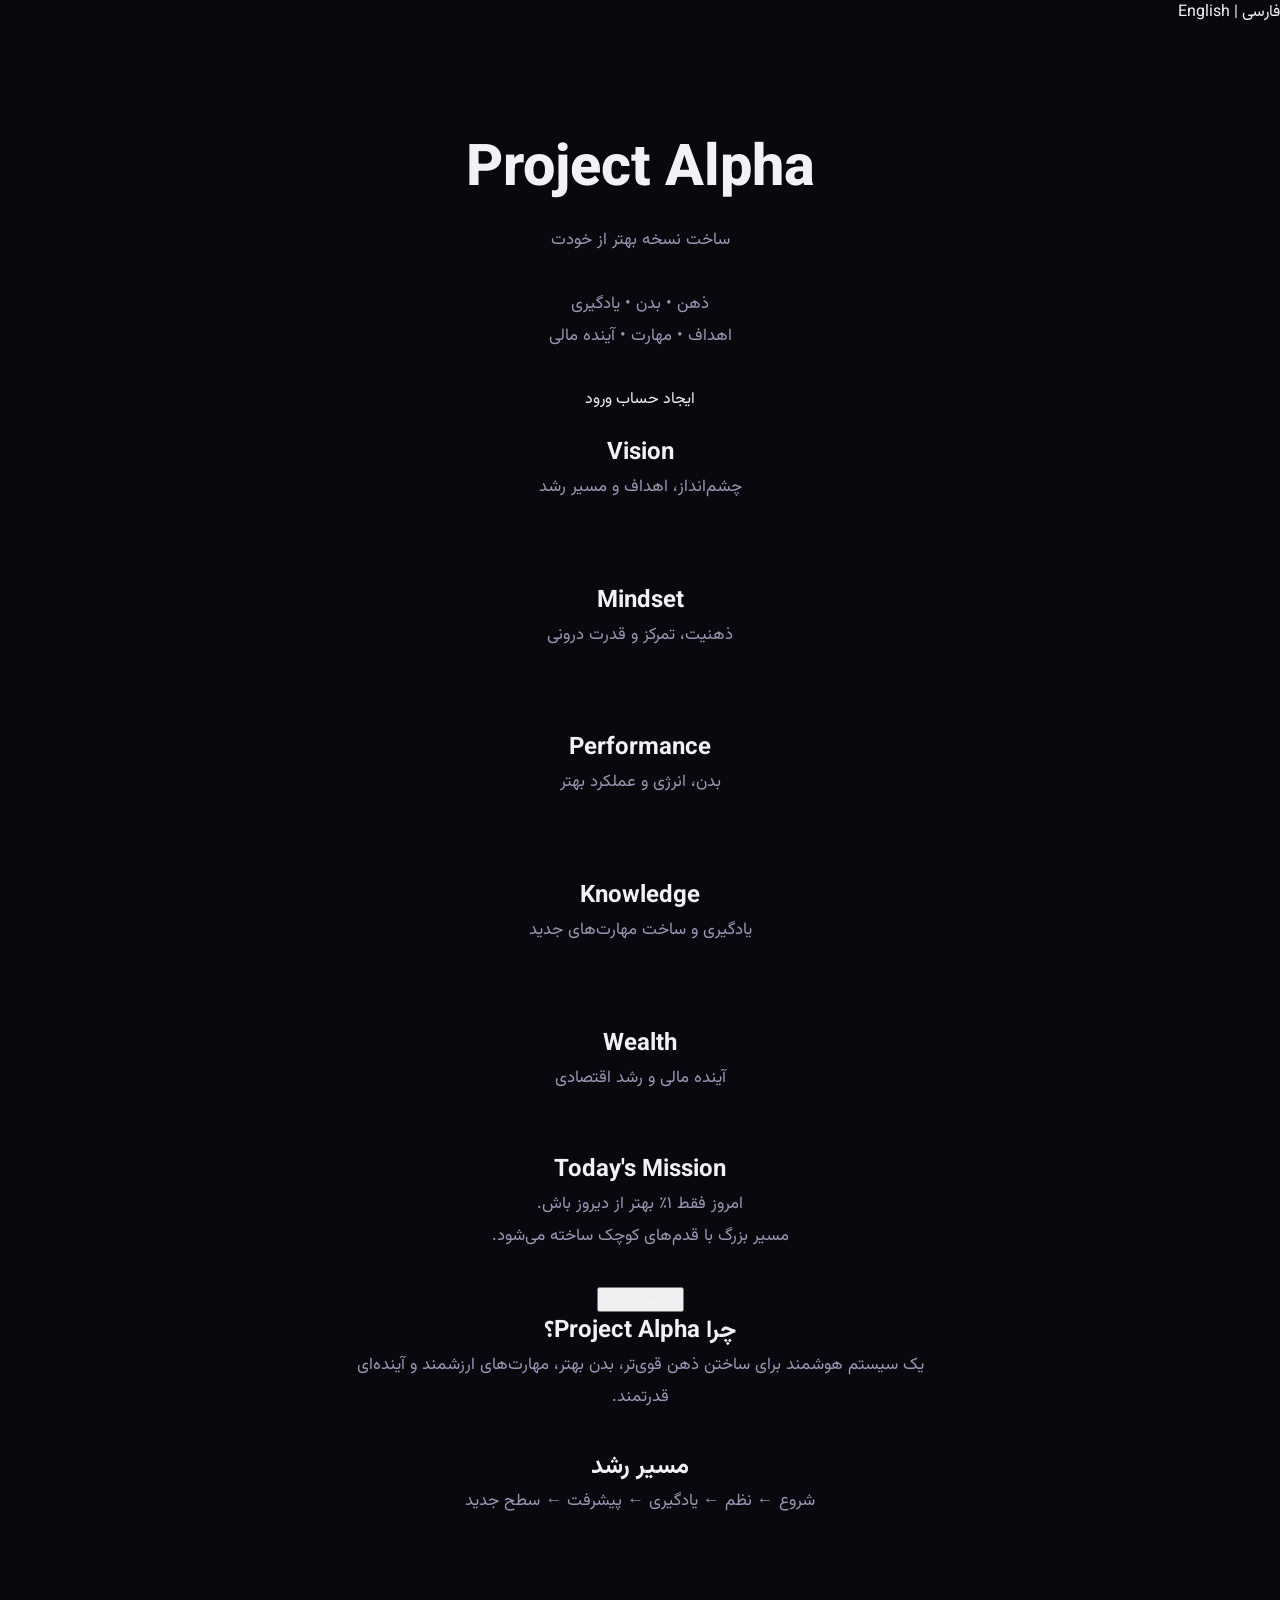
<file: index.html>
<!DOCTYPE html>  <html lang="fa" dir="rtl">  <head>  
    <meta charset="UTF-8">  
    <meta name="viewport" content="width=device-width, initial-scale=1.0">  <title>Project Alpha</title>  

<link rel="stylesheet" href="css/style.css">

</head>  <body>  <div class="language">  
    فارسی | English  
</div>  <div class="hero">  <h1>Project Alpha</h1>  

<p>  
    ساخت نسخه بهتر از خودت  
    <br><br>  
    ذهن • بدن • یادگیری  
    <br>  
    اهداف • مهارت • آینده مالی  
</p>  


<div class="join">  

    <a href="signup.html" class="main-btn">  
        ایجاد حساب  
    </a>  


    <a href="login.html" class="second-btn">  
        ورود  
    </a>  

</div>  


<div class="cards">  

    <div class="card">  
        <h2>Vision</h2>  
        <p>چشم‌انداز، اهداف و مسیر رشد</p>  
    </div>  

    <div class="card">  
        <h2>Mindset</h2>  
        <p>ذهنیت، تمرکز و قدرت درونی</p>  
    </div>  

    <div class="card">  
        <h2>Performance</h2>  
        <p>بدن، انرژی و عملکرد بهتر</p>  
    </div>  

    <div class="card">  
        <h2>Knowledge</h2>  
        <p>یادگیری و ساخت مهارت‌های جدید</p>  
    </div>  

    <div class="card">  
        <h2>Wealth</h2>  
        <p>آینده مالی و رشد اقتصادی</p>  
    </div>  

</div>  


<div class="mission">  

    <h2>Today's Mission</h2>  

    <p>  
        امروز فقط ۱٪ بهتر از دیروز باش.  
        <br>  
        مسیر بزرگ با قدم‌های کوچک ساخته می‌شود.  
    </p>  

    <button>  
        ثبت هدف امروز  
    </button>  

</div>  


<div class="about">  

    <h2>چرا Project Alpha؟</h2>  

    <p>  
        یک سیستم هوشمند برای ساختن ذهن قوی‌تر،  
        بدن بهتر، مهارت‌های ارزشمند و آینده‌ای قدرتمند.  
    </p>  

</div>  


<div class="journey">  

    <h2>مسیر رشد</h2>  

    <p>  
        شروع ← نظم ← یادگیری ← پیشرفت ← سطح جدید  
    </p>  

</div>

</div>  </body>  </html>
</file>
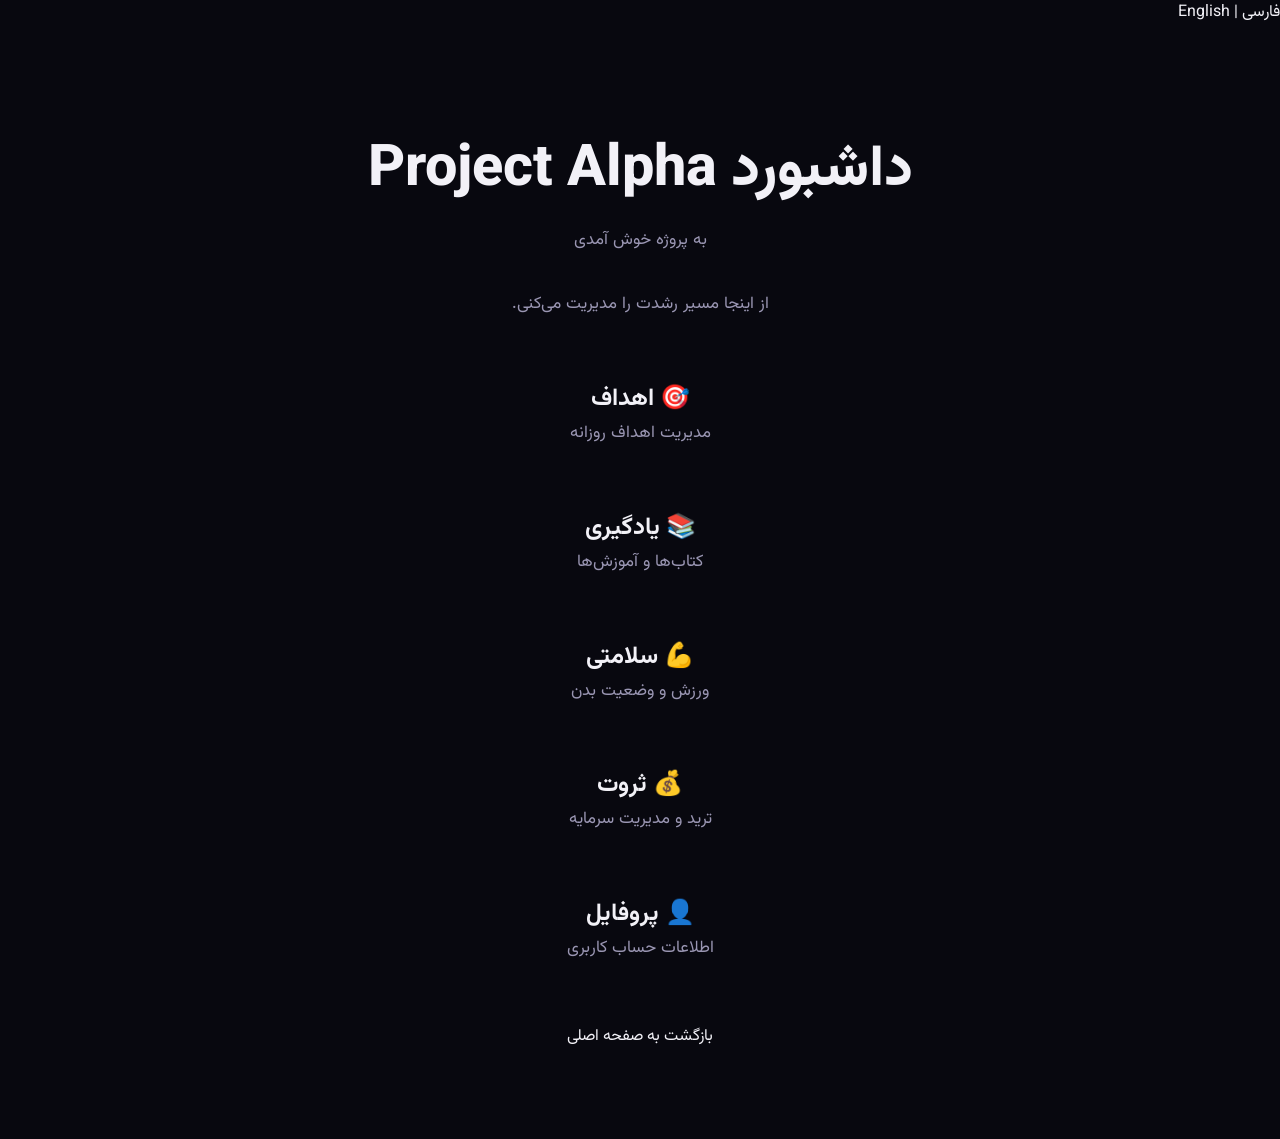
<file: pages/dashboard.html>
<!DOCTYPE html>
<html lang="fa" dir="rtl">

<head>

<meta charset="UTF-8">

<meta name="viewport" content="width=device-width, initial-scale=1.0">

<title>Dashboard | Project Alpha</title>

<link rel="stylesheet" href="../css/style.css">

</head>

<body>

<div class="language">
فارسی | English
</div>

<div class="hero">

<h1>داشبورد Project Alpha</h1>

<p>

به پروژه خوش آمدی

<br><br>

از اینجا مسیر رشدت را مدیریت می‌کنی.

</p>

<div class="cards">

<a href="goals.html" class="card">

<h2>🎯 اهداف</h2>

<p>مدیریت اهداف روزانه</p>

</a>

<a href="learning.html" class="card">

<h2>📚 یادگیری</h2>

<p>کتاب‌ها و آموزش‌ها</p>

</a>

<a href="health.html" class="card">

<h2>💪 سلامتی</h2>

<p>ورزش و وضعیت بدن</p>

</a>

<a href="wealth.html" class="card">

<h2>💰 ثروت</h2>

<p>ترید و مدیریت سرمایه</p>

</a>

<a href="profile.html" class="card">

<h2>👤 پروفایل</h2>

<p>اطلاعات حساب کاربری</p>

</a>

</div>

<div class="join">

<a href="../index.html" class="second-btn">

بازگشت به صفحه اصلی

</a>

</div>

</div>

</body>

</html>
</file>
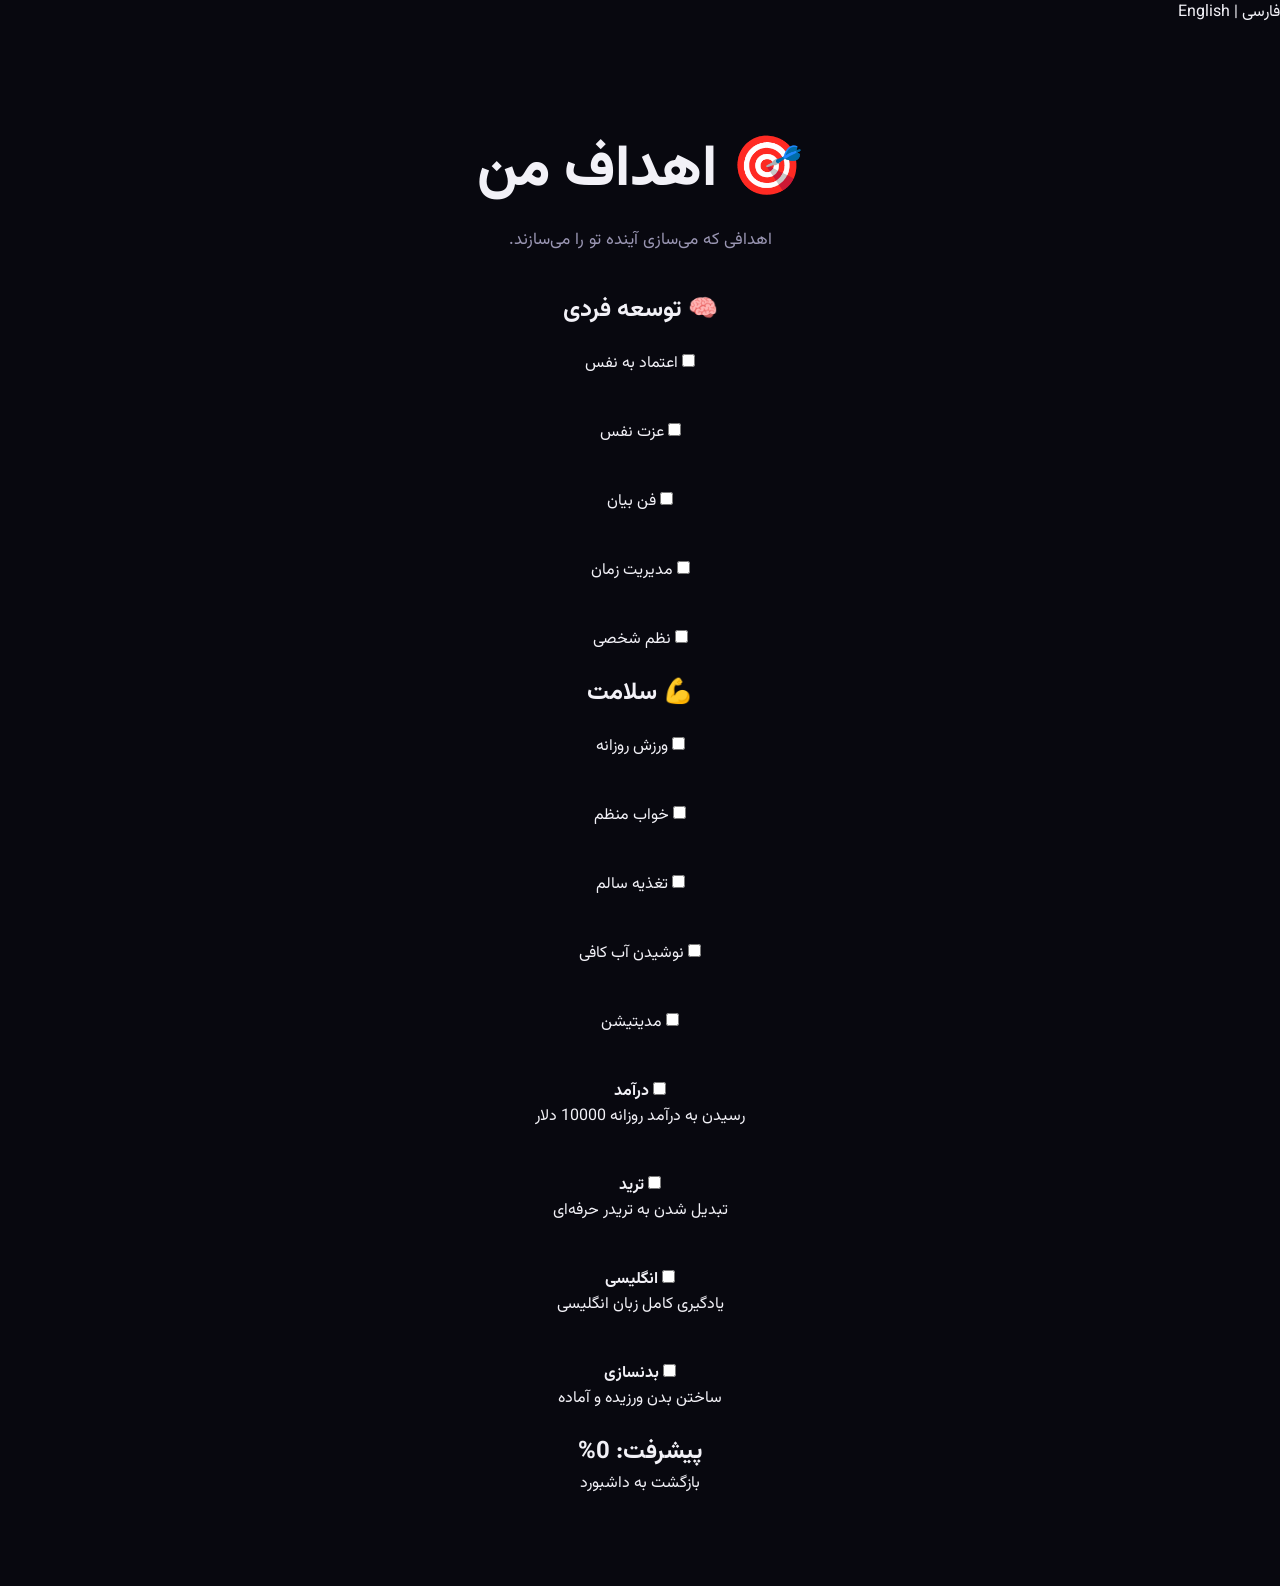
<file: pages/goals.html>
<!DOCTYPE html>
<html lang="fa" dir="rtl">

<head>

<meta charset="UTF-8">
<meta name="viewport" content="width=device-width, initial-scale=1.0">

<title>Goals | Project Alpha</title>

<link rel="stylesheet" href="../css/style.css">

</head>

<body>

<div class="language">
فارسی | English
</div>

<div class="hero">

<h1>🎯 اهداف من</h1>

<p>
اهدافی که می‌سازی آینده تو را می‌سازند.
</p>

<div class="cards">

<h2>🧠 توسعه فردی</h2>

<div class="card">
<label><input type="checkbox" id="goal1"> اعتماد به نفس</label>
</div>

<div class="card">
<label><input type="checkbox" id="goal2"> عزت نفس</label>
</div>

<div class="card">
<label><input type="checkbox" id="goal3"> فن بیان</label>
</div>

<div class="card">
<label><input type="checkbox" id="goal4"> مدیریت زمان</label>
</div>

<div class="card">
<label><input type="checkbox" id="goal5"> نظم شخصی</label>
</div>

<h2>💪 سلامت</h2>

<div class="card">
<label><input type="checkbox" id="goal6"> ورزش روزانه</label>
</div>

<div class="card">
<label><input type="checkbox" id="goal7"> خواب منظم</label>
</div>

<div class="card">
<label><input type="checkbox" id="goal8"> تغذیه سالم</label>
</div>

<div class="card">
<label><input type="checkbox" id="goal9"> نوشیدن آب کافی</label>
</div>

<div class="card">
<label><input type="checkbox" id="goal10"> مدیتیشن</label>
</div>

<div class="card">

<label>

<input type="checkbox" id="goal1">

<strong>درآمد</strong>

<br>

رسیدن به درآمد روزانه 10000 دلار

</label>

</div>

<div class="card">

<label>

<input type="checkbox" id="goal2">

<strong>ترید</strong>

<br>

تبدیل شدن به تریدر حرفه‌ای

</label>

</div>

<div class="card">

<label>

<input type="checkbox" id="goal3">

<strong>انگلیسی</strong>

<br>

یادگیری کامل زبان انگلیسی

</label>

</div>

<div class="card">

<label>

<input type="checkbox" id="goal4">

<strong>بدنسازی</strong>

<br>

ساختن بدن ورزیده و آماده

</label>

</div>

</div>

<h2 id="progress">
پیشرفت: 0%
</h2>

<div class="join">

<a href="dashboard.html" class="second-btn">
بازگشت به داشبورد
</a>

</div>

</div>

<script>

const goals = [
document.getElementById("goal1"),
document.getElementById("goal2"),
document.getElementById("goal3"),
document.getElementById("goal4")
];

goals.forEach((goal,index)=>{

goal.checked = localStorage.getItem("goal"+index) === "true";

goal.onchange=function(){

localStorage.setItem("goal"+index,goal.checked);

updateProgress();

}

});

function updateProgress(){

let done=0;

goals.forEach(goal=>{

if(goal.checked) done++;

});

const percent=Math.round((done/goals.length)*100);

document.getElementById("progress").textContent="پیشرفت: "+percent+"%";

}

updateProgress();

</script>

</body>

</html>
</file>
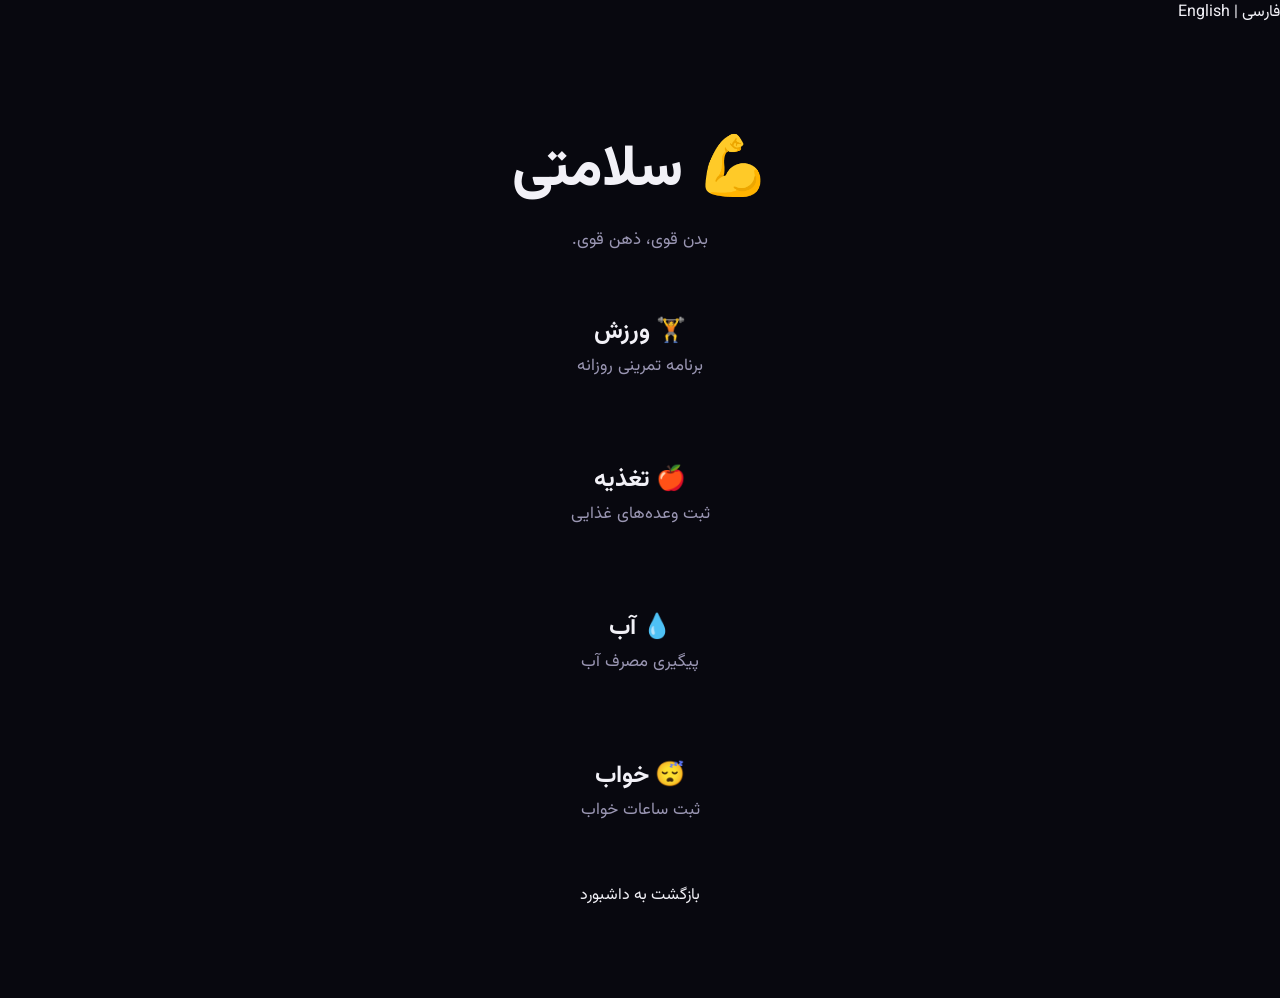
<file: pages/health.html>
<!DOCTYPE html>
<html lang="fa" dir="rtl">

<head>

<meta charset="UTF-8">

<meta name="viewport" content="width=device-width, initial-scale=1.0">

<title>Health | Project Alpha</title>

<link rel="stylesheet" href="../css/style.css">

</head>

<body>

<div class="language">
فارسی | English
</div>

<div class="hero">

<h1>💪 سلامتی</h1>

<p>

بدن قوی، ذهن قوی.

</p>

<div class="cards">

<div class="card">

<h2>🏋️ ورزش</h2>

<p>برنامه تمرینی روزانه</p>

</div>

<div class="card">

<h2>🍎 تغذیه</h2>

<p>ثبت وعده‌های غذایی</p>

</div>

<div class="card">

<h2>💧 آب</h2>

<p>پیگیری مصرف آب</p>

</div>

<div class="card">

<h2>😴 خواب</h2>

<p>ثبت ساعات خواب</p>

</div>

</div>

<div class="join">

<a href="dashboard.html" class="second-btn">

بازگشت به داشبورد

</a>

</div>

</div>

</body>

</html>
</file>
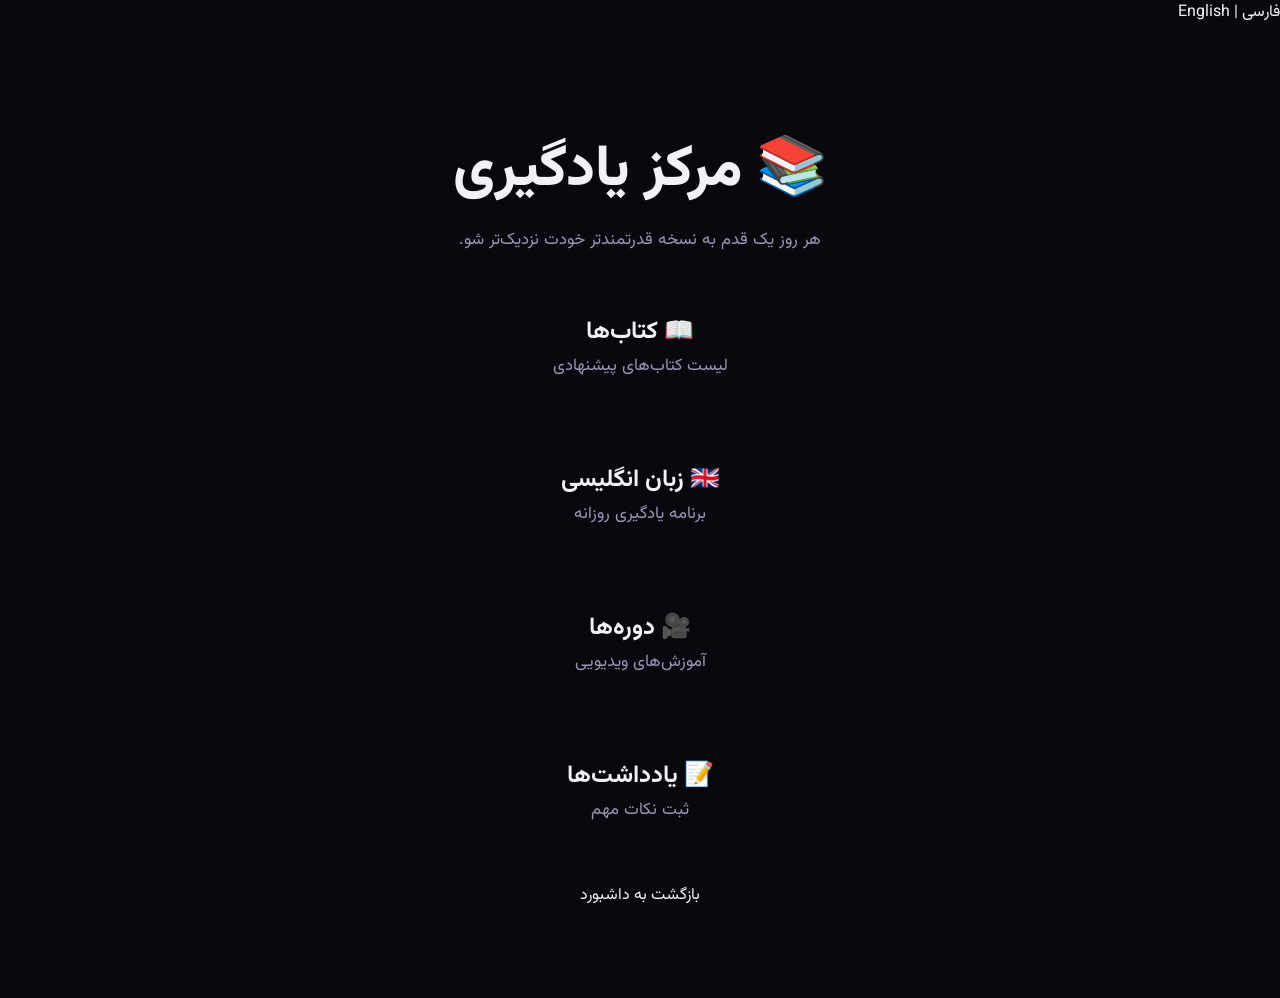
<file: pages/learning.html>
<!DOCTYPE html>
<html lang="fa" dir="rtl">

<head>

<meta charset="UTF-8">

<meta name="viewport" content="width=device-width, initial-scale=1.0">

<title>Learning | Project Alpha</title>

<link rel="stylesheet" href="../css/style.css">

</head>

<body>

<div class="language">
فارسی | English
</div>

<div class="hero">

<h1>📚 مرکز یادگیری</h1>

<p>

هر روز یک قدم به نسخه قدرتمندتر خودت نزدیک‌تر شو.

</p>

<div class="cards">

<div class="card">

<h2>📖 کتاب‌ها</h2>

<p>لیست کتاب‌های پیشنهادی</p>

</div>

<div class="card">

<h2>🇬🇧 زبان انگلیسی</h2>

<p>برنامه یادگیری روزانه</p>

</div>

<div class="card">

<h2>🎥 دوره‌ها</h2>

<p>آموزش‌های ویدیویی</p>

</div>

<div class="card">

<h2>📝 یادداشت‌ها</h2>

<p>ثبت نکات مهم</p>

</div>

</div>

<div class="join">

<a href="dashboard.html" class="second-btn">

بازگشت به داشبورد

</a>

</div>

</div>

</body>

</html>
</file>
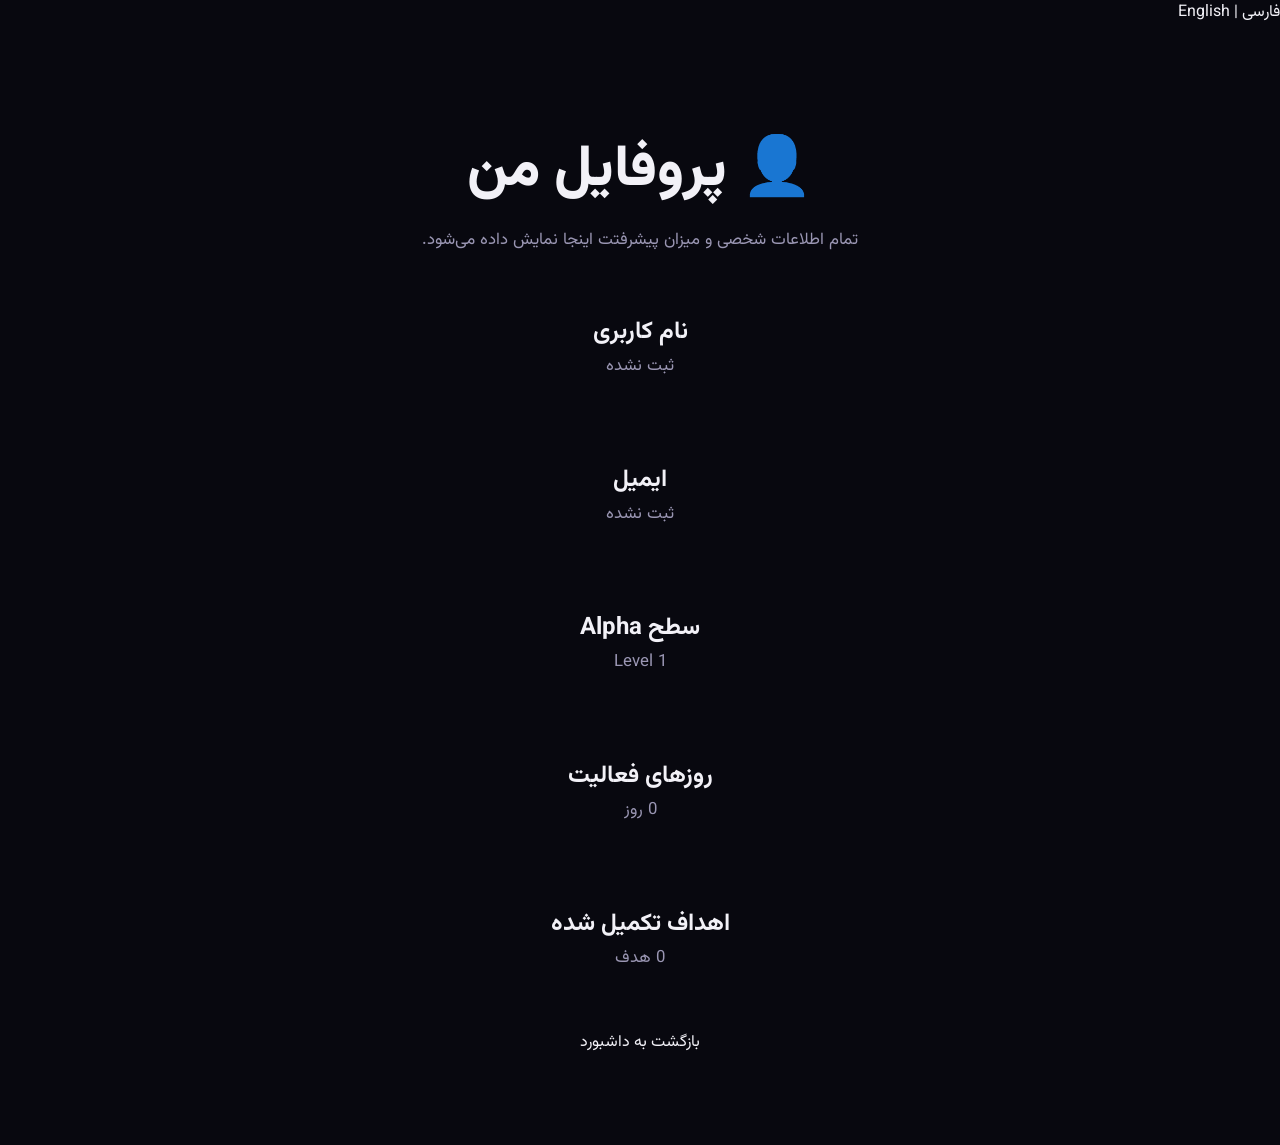
<file: pages/profile.html>
<!DOCTYPE html>
<html lang="fa" dir="rtl">

<head>

<meta charset="UTF-8">
<meta name="viewport" content="width=device-width, initial-scale=1.0">

<title>Profile | Project Alpha</title>

<link rel="stylesheet" href="../css/style.css">

</head>

<body>

<div class="language">
فارسی | English
</div>

<div class="hero">

<h1>👤 پروفایل من</h1>

<p>

تمام اطلاعات شخصی و میزان پیشرفتت اینجا نمایش داده می‌شود.

</p>

<div class="cards">

<div class="card">

<h2>نام کاربری</h2>

<p id="username">
ثبت نشده
</p>

</div>

<div class="card">

<h2>ایمیل</h2>

<p id="email">
ثبت نشده
</p>

</div>

  <div class="card">

<h2>سطح Alpha</h2>

<p>Level 1</p>

  </div>
  
<div class="card">

<h2>روزهای فعالیت</h2>

<p>0 روز</p>

</div>

<div class="card">

<h2>اهداف تکمیل شده</h2>

<p>0 هدف</p>

</div>

</div>

<div class="join">

<a href="dashboard.html" class="second-btn">
بازگشت به داشبورد
</a>

</div>

</div>

<script>



const username = localStorage.getItem("username");

if(username){
document.getElementById("username").textContent = username;
}

const email = localStorage.getItem("email");

if(email){
document.getElementById("email").textContent = email;
}


</script>

</body>

</html>
</file>
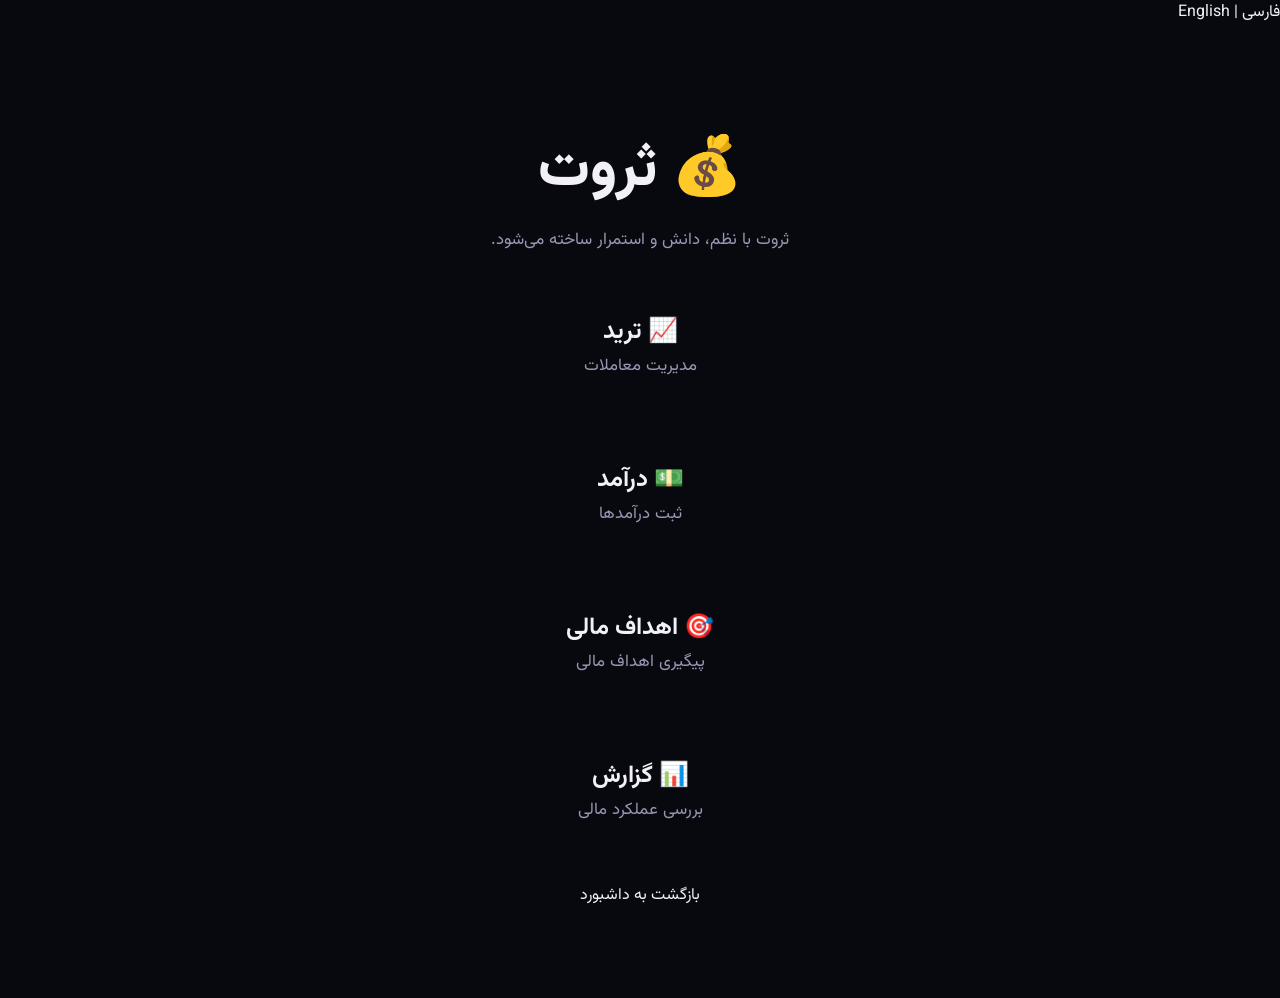
<file: pages/wealth.html>
<!DOCTYPE html>
<html lang="fa" dir="rtl">

<head>

<meta charset="UTF-8">

<meta name="viewport" content="width=device-width, initial-scale=1.0">

<title>Wealth | Project Alpha</title>

<link rel="stylesheet" href="../css/style.css">

</head>

<body>

<div class="language">
فارسی | English
</div>

<div class="hero">

<h1>💰 ثروت</h1>

<p>

ثروت با نظم، دانش و استمرار ساخته می‌شود.

</p>

<div class="cards">

<div class="card">

<h2>📈 ترید</h2>

<p>مدیریت معاملات</p>

</div>

<div class="card">

<h2>💵 درآمد</h2>

<p>ثبت درآمدها</p>

</div>

<div class="card">

<h2>🎯 اهداف مالی</h2>

<p>پیگیری اهداف مالی</p>

</div>

<div class="card">

<h2>📊 گزارش</h2>

<p>بررسی عملکرد مالی</p>

</div>

</div>

<div class="join">

<a href="dashboard.html" class="second-btn">

بازگشت به داشبورد

</a>

</div>

</div>

</body>

</html>
</file>
<file: css/style.css>
/* =========================================================
   PROJECT ALPHA — Design System
   Aurora Glass | Purple→Blue gradient | Dark canvas
   ========================================================= */

@import url('https://fonts.googleapis.com/css2?family=Vazirmatn:wght@400;500;600;700;800&family=Inter:wght@400;500;600;700;800&display=swap');

:root{
  /* --- palette --- */
  --bg:            #08080f;
  --bg-2:          #0e0e1e;
  --bg-3:          #14142b;
  --glass:         rgba(255,255,255,0.045);
  --glass-strong:  rgba(255,255,255,0.08);
  --glass-border:  rgba(255,255,255,0.09);
  --purple:        #8b5cf6;
  --purple-2:      #a78bfa;
  --blue:          #3b82f6;
  --blue-2:        #60a5fa;
  --pink:          #ec4899;
  --text:          #f2f1f7;
  --text-muted:    #9a96b3;
  --text-faint:    #6b6785;
  --success:       #22c55e;
  --warning:       #f5a524;
  --danger:        #f43f5e;

  --grad-main:     linear-gradient(135deg, var(--purple) 0%, var(--blue) 100%);
  --grad-soft:     linear-gradient(135deg, rgba(139,92,246,.18), rgba(59,130,246,.18));
  --grad-pink:     linear-gradient(135deg, var(--pink), var(--purple));

  --radius-sm: 12px;
  --radius:    18px;
  --radius-lg: 26px;

  --shadow-glass: 0 8px 32px rgba(0,0,0,0.35);
  --shadow-glow:  0 0 40px rgba(139,92,246,0.25);

  --ease: cubic-bezier(.22,1,.36,1);
  --font-fa: 'Vazirmatn', Tahoma, sans-serif;
  --font-en: 'Inter', sans-serif;
}

*{ box-sizing:border-box; margin:0; padding:0; }
html{ scroll-behavior:smooth; }

body{
  background: var(--bg);
  color: var(--text);
  font-family: var(--font-fa);
  min-height:100vh;
  overflow-x:hidden;
  position:relative;
}
html[lang="en"] body{ font-family: var(--font-en); }

/* ---------- Aurora background (signature element) ---------- */
.aurora{
  position:fixed; inset:0; z-index:-1; overflow:hidden; pointer-events:none;
}
.aurora span{
  position:absolute; border-radius:50%; filter:blur(90px); opacity:.35;
  animation: float 18s var(--ease) infinite alternate;
}
.aurora span:nth-child(1){ width:38vw; height:38vw; background:var(--purple); top:-10%; left:-10%; }
.aurora span:nth-child(2){ width:32vw; height:32vw; background:var(--blue); bottom:-15%; right:-5%; animation-delay:-6s; }
.aurora span:nth-child(3){ width:26vw; height:26vw; background:var(--pink); top:35%; left:55%; animation-delay:-11s; opacity:.22; }
@keyframes float{
  0%{ transform: translate(0,0) scale(1); }
  100%{ transform: translate(6%,8%) scale(1.15); }
}
@media (prefers-reduced-motion: reduce){
  .aurora span{ animation:none; }
  *{ animation-duration:.001ms !important; transition-duration:.001ms !important; }
}

a{ color:inherit; text-decoration:none; }
ul{ list-style:none; }
button, input, select, textarea{ font-family:inherit; color:inherit; }
img{ max-width:100%; display:block; }

/* ---------- Layout helpers ---------- */
.container{ width:100%; max-width:1240px; margin:0 auto; padding:0 24px; }
.grid{ display:grid; gap:20px; }

/* ---------- Glass surfaces ---------- */
.glass{
  background: var(--glass);
  border: 1px solid var(--glass-border);
  backdrop-filter: blur(20px);
  -webkit-backdrop-filter: blur(20px);
  border-radius: var(--radius);
  box-shadow: var(--shadow-glass);
}
.card{
  padding:22px;
  transition: transform .35s var(--ease), border-color .35s var(--ease), box-shadow .35s var(--ease);
}
.card:hover{
  transform: translateY(-3px);
  border-color: rgba(139,92,246,.35);
}
.card-title{ font-weight:700; font-size:1.05rem; margin-bottom:4px; }
.card-sub{ color:var(--text-muted); font-size:.85rem; }

/* ---------- Buttons ---------- */
.btn{
  display:inline-flex; align-items:center; justify-content:center; gap:8px;
  padding:13px 26px; border-radius:14px; border:1px solid transparent;
  font-weight:600; font-size:.92rem; cursor:pointer;
  transition: transform .25s var(--ease), box-shadow .25s var(--ease), opacity .25s var(--ease), background .25s var(--ease);
  white-space:nowrap;
}
.btn:active{ transform: scale(.97); }
.btn-primary{
  background: var(--grad-main); color:#fff;
  box-shadow: 0 8px 24px rgba(139,92,246,.35);
}
.btn-primary:hover{ box-shadow: 0 10px 32px rgba(139,92,246,.5); transform: translateY(-2px); }
.btn-ghost{
  background: var(--glass); border-color: var(--glass-border); color:var(--text);
}
.btn-ghost:hover{ background: var(--glass-strong); }
.btn-outline{
  background:transparent; border-color: rgba(139,92,246,.5); color: var(--purple-2);
}
.btn-outline:hover{ background: rgba(139,92,246,.1); }
.btn-sm{ padding:8px 16px; font-size:.8rem; border-radius:10px; }
.btn-block{ width:100%; }
.btn-danger{ background: rgba(244,63,94,.12); color:var(--danger); border-color: rgba(244,63,94,.3); }
.btn-icon{ padding:10px; border-radius:12px; }

/* ---------- Forms ---------- */
.field{ margin-bottom:16px; text-align:start; }
.field label{ display:block; font-size:.82rem; color:var(--text-muted); margin-bottom:8px; font-weight:600; }
.field input, .field select, .field textarea{
  width:100%; padding:13px 16px; border-radius:12px;
  background: rgba(255,255,255,.04); border:1px solid var(--glass-border);
  color:var(--text); font-size:.92rem; outline:none;
  transition: border-color .25s var(--ease), background .25s var(--ease);
}
.field input:focus, .field select:focus, .field textarea:focus{
  border-color: var(--purple); background: rgba(255,255,255,.06);
}
.field-hint{ font-size:.75rem; color:var(--text-faint); margin-top:6px; }
.field-row{ display:flex; gap:14px; }
.field-row .field{ flex:1; }
.checkbox-row{ display:flex; align-items:center; gap:10px; }
.checkbox-row input{ width:auto; accent-color: var(--purple); }

/* ---------- Navbar ---------- */
.navbar{
  position:sticky; top:0; z-index:100;
  border-bottom:1px solid var(--glass-border);
  background: rgba(8,8,15,.7);
  backdrop-filter: blur(18px);
}
.navbar .container{ display:flex; align-items:center; justify-content:space-between; height:72px; }
.brand{ display:flex; align-items:center; gap:10px; font-weight:800; font-size:1.15rem; }
.brand .logo-mark{
  width:34px; height:34px; border-radius:10px; background: var(--grad-main);
  display:flex; align-items:center; justify-content:center; font-size:.95rem; box-shadow: var(--shadow-glow);
}
.nav-links{ display:flex; align-items:center; gap:6px; }
.nav-links a{
  padding:10px 16px; border-radius:10px; font-size:.88rem; color:var(--text-muted); font-weight:600;
  transition: background .25s, color .25s;
}
.nav-links a:hover, .nav-links a.active{ background: var(--glass); color:var(--text); }
.nav-actions{ display:flex; align-items:center; gap:10px; }
.lang-switch{
  display:flex; background: var(--glass); border:1px solid var(--glass-border); border-radius:10px; overflow:hidden;
}
.lang-switch button{
  border:none; background:transparent; padding:8px 12px; font-size:.78rem; font-weight:700; cursor:pointer; color:var(--text-muted);
}
.lang-switch button.active{ background: var(--grad-main); color:#fff; }
.nav-toggle{ display:none; }

/* ---------- App shell (dashboard layout) ---------- */
.app-shell{ display:flex; min-height:100vh; }
.sidebar{
  width:264px; flex-shrink:0; border-inline-end:1px solid var(--glass-border);
  padding:24px 16px; display:flex; flex-direction:column; gap:6px;
  position:sticky; top:0; height:100vh; overflow-y:auto;
  background: rgba(10,10,20,.5);
}
.sidebar-brand{ display:flex; align-items:center; gap:10px; padding:8px 12px 20px; font-weight:800; }
.side-link{
  display:flex; align-items:center; gap:12px; padding:12px 14px; border-radius:12px;
  color:var(--text-muted); font-weight:600; font-size:.9rem; transition:.25s var(--ease);
}
.side-link .ic{ width:20px; text-align:center; }
.side-link:hover{ background: var(--glass); color:var(--text); }
.side-link.active{ background: var(--grad-soft); color:#fff; border:1px solid rgba(139,92,246,.35); }
.side-foot{ margin-top:auto; padding-top:16px; border-top:1px solid var(--glass-border); }
.main-area{ flex:1; min-width:0; padding:28px 32px 60px; }
.topbar{ display:flex; align-items:center; justify-content:space-between; margin-bottom:28px; gap:16px; flex-wrap:wrap; }
.page-title{ font-size:1.6rem; font-weight:800; }
.page-desc{ color:var(--text-muted); font-size:.9rem; margin-top:4px; }

@media (max-width:960px){
  .sidebar{ position:fixed; inset-inline-start:0; top:0; z-index:200; transform:translateX(-110%); transition:transform .35s var(--ease); box-shadow: 0 0 60px rgba(0,0,0,.6); }
  html[dir="rtl"] .sidebar{ transform:translateX(110%); }
  .sidebar.open{ transform:translateX(0); }
  .main-area{ padding:20px 16px 60px; }
  .nav-toggle{ display:inline-flex; }
}

/* ---------- Stat cards ---------- */
.stat-card{ display:flex; align-items:center; gap:16px; }
.stat-icon{
  width:52px; height:52px; border-radius:14px; display:flex; align-items:center; justify-content:center;
  font-size:1.3rem; background: var(--grad-soft); flex-shrink:0;
}
.stat-value{ font-size:1.5rem; font-weight:800; }
.stat-label{ color:var(--text-muted); font-size:.8rem; }
.stat-delta{ font-size:.75rem; font-weight:700; margin-top:2px; }
.stat-delta.up{ color: var(--success); }
.stat-delta.down{ color: var(--danger); }

/* ---------- Progress ---------- */
.progress-track{
  width:100%; height:9px; border-radius:6px; background: rgba(255,255,255,.06); overflow:hidden;
}
.progress-fill{
  height:100%; border-radius:6px; background: var(--grad-main);
  transition: width .6s var(--ease);
}
.progress-fill.thin{ height:6px; }

/* level ring — signature element */
.level-ring{ position:relative; width:96px; height:96px; flex-shrink:0; }
.level-ring svg{ width:100%; height:100%; transform:rotate(-90deg); }
.level-ring circle{ fill:none; stroke-width:8; }
.level-ring .bg-ring{ stroke: rgba(255,255,255,.07); }
.level-ring .fg-ring{ stroke:url(#ringGrad); stroke-linecap:round; transition: stroke-dashoffset 1s var(--ease); }
.level-ring .ring-label{ position:absolute; inset:0; display:flex; flex-direction:column; align-items:center; justify-content:center; }
.level-ring .ring-label b{ font-size:1.25rem; font-weight:800; }
.level-ring .ring-label span{ font-size:.65rem; color:var(--text-muted); }

/* ---------- Badges / tags ---------- */
.badge{ display:inline-flex; align-items:center; gap:6px; padding:5px 12px; border-radius:999px; font-size:.72rem; font-weight:700; }
.badge-purple{ background: rgba(139,92,246,.15); color:var(--purple-2); }
.badge-blue{ background: rgba(59,130,246,.15); color:var(--blue-2); }
.badge-success{ background: rgba(34,197,94,.15); color:var(--success); }
.badge-warning{ background: rgba(245,165,36,.15); color:var(--warning); }
.badge-danger{ background: rgba(244,63,94,.15); color:var(--danger); }

/* ---------- Category chips (goals) ---------- */
.chip-row{ display:flex; flex-wrap:wrap; gap:8px; }
.chip{
  padding:9px 16px; border-radius:12px; background: var(--glass); border:1px solid var(--glass-border);
  font-size:.82rem; font-weight:600; color:var(--text-muted); cursor:pointer; transition:.25s var(--ease);
}
.chip:hover{ color:var(--text); }
.chip.active{ background: var(--grad-main); color:#fff; border-color:transparent; }

/* ---------- Goal item ---------- */
.goal-item{ display:flex; align-items:center; gap:14px; padding:16px; border-radius:14px; background: rgba(255,255,255,.02); border:1px solid var(--glass-border); margin-bottom:10px; }
.goal-check{
  width:26px; height:26px; border-radius:8px; border:2px solid var(--glass-border); flex-shrink:0; cursor:pointer;
  display:flex; align-items:center; justify-content:center; transition:.2s var(--ease); background:transparent;
}
.goal-check.done{ background: var(--grad-main); border-color:transparent; }
.goal-body{ flex:1; min-width:0; }
.goal-title{ font-weight:700; font-size:.92rem; }
.goal-title.done{ text-decoration:line-through; color:var(--text-faint); }
.goal-meta{ display:flex; gap:10px; align-items:center; margin-top:6px; flex-wrap:wrap; }
.goal-xp{ font-size:.72rem; color:var(--warning); font-weight:700; }

/* ---------- Table ---------- */
table{ width:100%; border-collapse:collapse; }
th, td{ padding:12px 14px; text-align:start; font-size:.85rem; border-bottom:1px solid var(--glass-border); }
th{ color:var(--text-muted); font-weight:700; font-size:.75rem; text-transform:uppercase; letter-spacing:.03em; }

/* ---------- Auth pages ---------- */
.auth-wrap{ min-height:100vh; display:flex; align-items:center; justify-content:center; padding:40px 20px; }
.auth-card{ width:100%; max-width:440px; padding:40px 34px; text-align:center; }
.auth-logo{ width:56px; height:56px; border-radius:16px; background:var(--grad-main); margin:0 auto 18px; display:flex; align-items:center; justify-content:center; font-size:1.4rem; box-shadow:var(--shadow-glow); }
.auth-title{ font-size:1.5rem; font-weight:800; margin-bottom:6px; }
.auth-sub{ color:var(--text-muted); font-size:.88rem; margin-bottom:28px; }
.auth-divider{ display:flex; align-items:center; gap:12px; margin:22px 0; color:var(--text-faint); font-size:.78rem; }
.auth-divider::before, .auth-divider::after{ content:""; flex:1; height:1px; background:var(--glass-border); }
.social-row{ display:flex; gap:10px; }
.social-btn{ flex:1; }
.auth-foot{ margin-top:22px; font-size:.85rem; color:var(--text-muted); }
.auth-foot a{ color:var(--purple-2); font-weight:700; }

/* ---------- Hero (index) ---------- */
.hero{ padding:110px 0 90px; text-align:center; position:relative; }
.eyebrow{ display:inline-flex; align-items:center; gap:8px; padding:8px 18px; border-radius:999px; background:var(--glass); border:1px solid var(--glass-border); font-size:.78rem; font-weight:700; color:var(--purple-2); margin-bottom:24px; }
.hero h1{ font-size:clamp(2.1rem,5vw,3.6rem); font-weight:800; line-height:1.25; margin-bottom:18px; }
.hero h1 span{ background:var(--grad-main); -webkit-background-clip:text; background-clip:text; color:transparent; }
.hero p{ color:var(--text-muted); font-size:1.05rem; max-width:600px; margin:0 auto 34px; line-height:1.9; }
.hero-actions{ display:flex; gap:14px; justify-content:center; flex-wrap:wrap; }
.hero-stats{ display:flex; justify-content:center; gap:48px; margin-top:70px; flex-wrap:wrap; }
.hero-stats div{ text-align:center; }
.hero-stats b{ font-size:1.8rem; font-weight:800; display:block; background:var(--grad-main); -webkit-background-clip:text; background-clip:text; color:transparent; }
.hero-stats span{ font-size:.8rem; color:var(--text-muted); }

.features{ padding:60px 0 110px; }
.section-head{ text-align:center; max-width:560px; margin:0 auto 50px; }
.section-head h2{ font-size:2rem; font-weight:800; margin-bottom:12px; }
.section-head p{ color:var(--text-muted); }
.feat-grid{ grid-template-columns:repeat(auto-fit,minmax(250px,1fr)); }
.feat-icon{ width:48px; height:48px; border-radius:14px; background:var(--grad-soft); display:flex; align-items:center; justify-content:center; font-size:1.2rem; margin-bottom:14px; }

footer{ border-top:1px solid var(--glass-border); padding:36px 0; text-align:center; color:var(--text-faint); font-size:.82rem; }

/* ---------- utility ---------- */
.mt-8{margin-top:8px;} .mt-16{margin-top:16px;} .mt-24{margin-top:24px;} .mt-32{margin-top:32px;}
.mb-8{margin-bottom:8px;} .mb-16{margin-bottom:16px;} .mb-24{margin-bottom:24px;}
.flex{display:flex;} .items-center{align-items:center;} .justify-between{justify-content:space-between;} .gap-8{gap:8px;} .gap-12{gap:12px;} .gap-16{gap:16px;}
.text-center{text-align:center;} .text-muted{color:var(--text-muted);} .text-sm{font-size:.82rem;}
.w-full{width:100%;}
.hidden{display:none !important;}
.cols-2{ grid-template-columns:repeat(2,1fr); }
.cols-3{ grid-template-columns:repeat(3,1fr); }
.cols-4{ grid-template-columns:repeat(4,1fr); }
@media (max-width:900px){ .cols-4{grid-template-columns:repeat(2,1fr);} .cols-3{grid-template-columns:repeat(2,1fr);} }
@media (max-width:600px){ .cols-2,.cols-3,.cols-4{grid-template-columns:1fr;} }

.toast{
  position:fixed; bottom:26px; inset-inline-end:26px; z-index:500;
  padding:14px 20px; border-radius:12px; background: var(--bg-3); border:1px solid var(--glass-border);
  box-shadow: var(--shadow-glass); font-size:.85rem; font-weight:600;
  transform: translateY(20px); opacity:0; pointer-events:none; transition:.35s var(--ease);
}
.toast.show{ transform:translateY(0); opacity:1; }
.toast.success{ border-color: rgba(34,197,94,.4); }
.toast.danger{ border-color: rgba(244,63,94,.4); }

.modal-backdrop{
  position:fixed; inset:0; background:rgba(5,5,10,.6); backdrop-filter:blur(6px); z-index:400;
  display:flex; align-items:center; justify-content:center; padding:20px;
  opacity:0; pointer-events:none; transition:.3s var(--ease);
}
.modal-backdrop.show{ opacity:1; pointer-events:all; }
.modal{ width:100%; max-width:460px; padding:28px; }
.modal-head{ display:flex; justify-content:space-between; align-items:center; margin-bottom:18px; }
.modal-close{ cursor:pointer; opacity:.6; font-size:1.2rem; background:none; border:none; }

::-webkit-scrollbar{ width:10px; height:10px; }
::-webkit-scrollbar-track{ background:transparent; }
::-webkit-scrollbar-thumb{ background: rgba(139,92,246,.3); border-radius:10px; }
</file>
